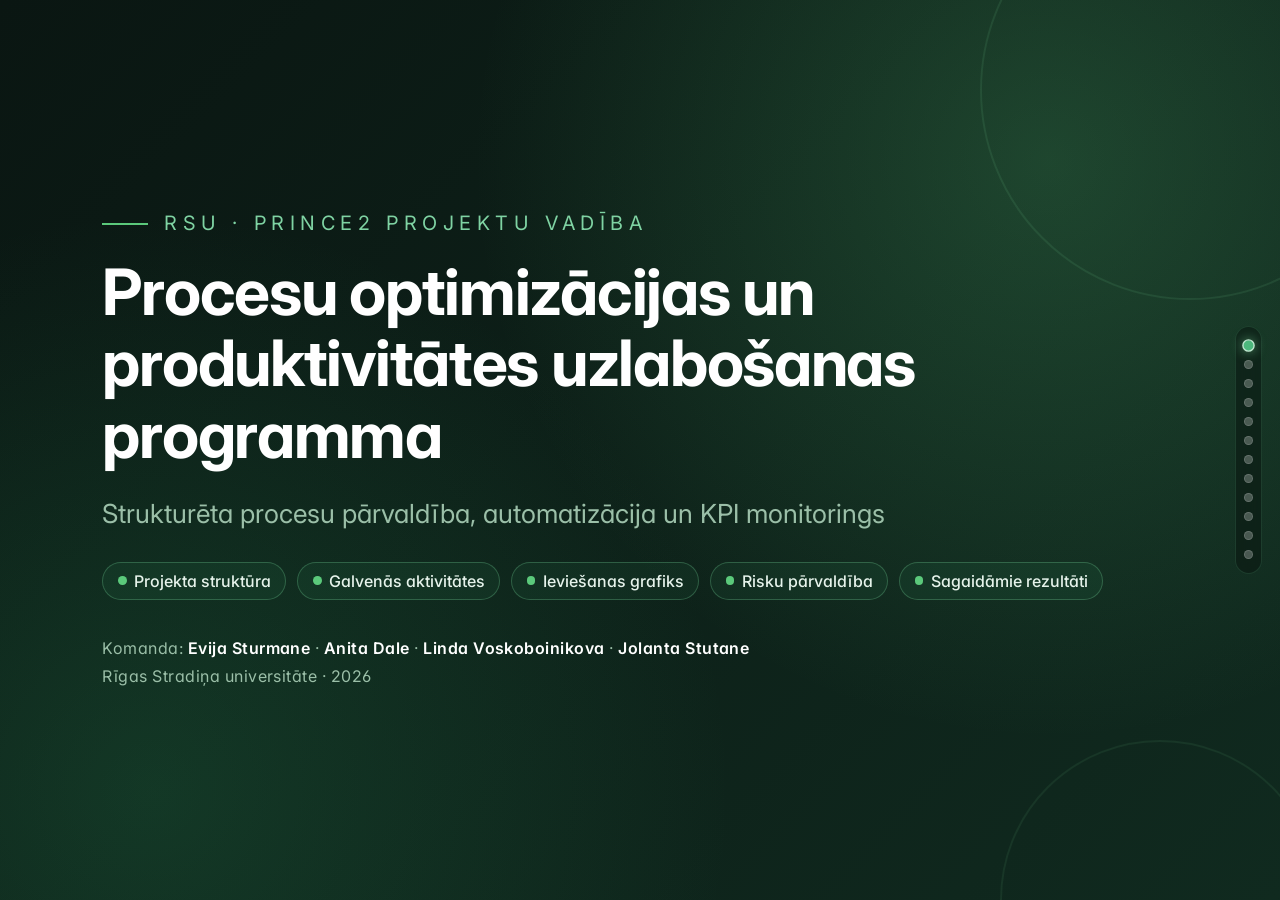
<file: index.html>
<!DOCTYPE html>
<html lang="lv">
<head>
  <meta charset="utf-8">
  <meta name="viewport" content="width=device-width, initial-scale=1">
  <title>RSU PRINCE2 — Procesu optimizācija</title>

  <link rel="preconnect" href="https://fonts.googleapis.com">
  <link rel="preconnect" href="https://fonts.gstatic.com" crossorigin>
  <link rel="stylesheet" href="https://fonts.googleapis.com/css2?family=Inter:wght@400;500;600;700&display=swap">

  <link rel="stylesheet" href="css/theme.css">
</head>
<body>
<main class="deck">

  <!-- ============ 1. TITLA / IEVADS ============ -->
  <section class="slide dark-slide title-section" id="s1">
    <div class="title-slide">
      <div class="eyebrow">RSU · PRINCE2 projektu vadība</div>
      <h1>Procesu optimizācijas un produktivitātes uzlabošanas programma</h1>
      <div class="subtitle">Strukturēta procesu pārvaldība, automatizācija un KPI monitorings</div>
      <div class="agenda">
        <span class="ag-item"><i class="ag-dot"></i>Projekta struktūra</span>
        <span class="ag-item"><i class="ag-dot"></i>Galvenās aktivitātes</span>
        <span class="ag-item"><i class="ag-dot"></i>Ieviešanas grafiks</span>
        <span class="ag-item"><i class="ag-dot"></i>Risku pārvaldība</span>
        <span class="ag-item"><i class="ag-dot"></i>Sagaidāmie rezultāti</span>
      </div>
      <div class="meta">
        Komanda: <b>Evija Sturmane</b> · <b>Anita Dale</b> · <b>Linda Voskoboinikova</b> · <b>Jolanta Stutane</b><br>
        Rīgas Stradiņa universitāte · 2026
      </div>
    </div>
  </section>

  <!-- ============ 2. PROJEKTA PROBLĒMA UN MĒRĶIS ============ -->
  <section class="slide" id="s2">
    <h2 class="slide-title"><span class="chip">2</span>Projekta problēma un mērķis</h2>
    <div class="pm-grid">
      <div class="pm-problems">
        <div class="pm-head"><span class="pm-cap">Identificētās problēmas</span></div>
        <div class="pm-item"><span class="pm-n">1</span>Pieaugošas darbaspēka izmaksas</div>
        <div class="pm-item"><span class="pm-n">2</span>Liels manuālo darbību apjoms</div>
        <div class="pm-item"><span class="pm-n">3</span>Procesu dublēšanās</div>
        <div class="pm-item"><span class="pm-n">4</span>Nepietiekama KPI uzraudzība</div>
        <div class="pm-item"><span class="pm-n">5</span>Zema procesu efektivitāte</div>
      </div>
      <div class="pm-arrow">▶</div>
      <div class="pm-goal">
        <div class="pm-cap">Galvenais mērķis</div>
        <div class="pm-goal-txt">
          Izveidot <b>standartizētu, efektīvu un datos balstītu</b> procesu vidi ar augstāku produktivitāti un zemākām izmaksām līdz 2027. gada jūlijam.
        </div>
        <div class="pm-prog">
          <div class="pm-prog-cap">Programma</div>
          <div class="pm-prog-txt">Darbinieku produktivitātes un procesu optimizācijas programma</div>
        </div>
      </div>
    </div>
  </section>

  <!-- ============ 3. PRINCE2 PIEEJA PROJEKTAM ============ -->
  <section class="slide" id="s3">
    <h2 class="slide-title"><span class="chip">3</span>PRINCE2 pieeja projektam</h2>
    <div class="prince-grid">
      <div class="prince-why">
        <div class="pw-head">Kāpēc PRINCE2?</div>
        <div class="pw-item"><span class="pw-ic">◆</span>Strukturēta projektu vadība</div>
        <div class="pw-item"><span class="pw-ic">◆</span>Skaidra posmu (stage) kontrole</div>
        <div class="pw-item"><span class="pw-ic">◆</span>Sistemātiska risku pārvaldība</div>
        <div class="pw-item"><span class="pw-ic">◆</span>Precīzi definēti deliverable rezultāti</div>
      </div>
      <div class="prince-stages">
        <div class="ps-head">Pieci galvenie posmi</div>
        <div class="ps-stage"><span class="ps-num">P1_1</span><span class="ps-name">Esošo procesu analīze</span></div>
        <div class="ps-stage"><span class="ps-num">P1_2</span><span class="ps-name">Neefektīvo procesu identificēšana</span></div>
        <div class="ps-stage"><span class="ps-num">P1_3</span><span class="ps-name">Manuālo darbību samazināšanas plāns</span></div>
        <div class="ps-stage"><span class="ps-num">P1_4</span><span class="ps-name">Standartizētu procesu izstrāde</span></div>
        <div class="ps-stage"><span class="ps-num">P1_5</span><span class="ps-name">KPI un efektivitātes metriku definēšana</span></div>
      </div>
    </div>
  </section>

  <!-- ============ 4. P1_1 ESOŠO PROCESU ANALĪZE ============ -->
  <section class="slide" id="s4">
    <h2 class="slide-title"><span class="chip">4</span>P1_1 · Esošo procesu analīze</h2>
    <div class="phase">
      <div class="ph-hero">
        <div class="ph-tag">P1_1</div>
        <div class="ph-name">Esošās situācijas (As-Is) izvērtēšana</div>
        <div class="ph-desc">Šis posms ir pamats visai programmai — bez precīzas esošo procesu kartēšanas nav iespējams kvalitatīvi tos optimizēt.</div>
      </div>
      <div class="ph-deliv">
        <div class="ph-deliv-head">Galvenie rezultāti</div>
        <div class="ph-list">
          <div class="ph-item"><span class="ph-n">1</span>Kritisko biznesa procesu saraksts</div>
          <div class="ph-item"><span class="ph-n">2</span>Iesaistīto lomu un atbildību matrica</div>
          <div class="ph-item"><span class="ph-n">3</span>As-Is procesu diagrammas</div>
          <div class="ph-item"><span class="ph-n">4</span>Izmantoto sistēmu un rīku inventarizācija</div>
          <div class="ph-item"><span class="ph-n">5</span>Esošo KPI un izpildes laiku analīze</div>
        </div>
      </div>
    </div>
  </section>

  <!-- ============ 5. P1_2 NEEFEKTĪVO PROCESU IDENTIFICĒŠANA ============ -->
  <section class="slide" id="s5">
    <h2 class="slide-title"><span class="chip">5</span>P1_2 · Neefektīvo procesu identificēšana</h2>
    <div class="phase">
      <div class="ph-hero">
        <div class="ph-tag">P1_2</div>
        <div class="ph-name">Kur rodas lielākie laika un resursu zudumi?</div>
        <div class="ph-desc">Pēc esošās situācijas analīzes nosakām konkrētus neefektivitātes punktus, kas kalpos par pamatu optimizācijas prioritātēm.</div>
      </div>
      <div class="ph-deliv">
        <div class="ph-deliv-head">Galvenie rezultāti</div>
        <div class="ph-list">
          <div class="ph-item"><span class="ph-n">1</span>Procesu izpildes laiku ziņojums</div>
          <div class="ph-item"><span class="ph-n">2</span>Manuālo darbību identificēšana</div>
          <div class="ph-item"><span class="ph-n">3</span>Procesu dublēšanās un pārklāšanās matrica</div>
          <div class="ph-item"><span class="ph-n">4</span>Kļūdu un incidentu analīze</div>
          <div class="ph-item"><span class="ph-n">5</span>“Bottleneck” punktu ziņojums</div>
        </div>
      </div>
    </div>
  </section>

  <!-- ============ 6. P1_3 MANUĀLO DARBĪBU SAMAZINĀŠANAS PLĀNS ============ -->
  <section class="slide" id="s6">
    <h2 class="slide-title"><span class="chip">6</span>P1_3 · Manuālo darbību samazināšanas plāns</h2>
    <div class="phase">
      <div class="ph-hero">
        <div class="ph-tag">P1_3</div>
        <div class="ph-name">Automatizācijas un efektivitātes ceļa karte</div>
        <div class="ph-desc">Mērķis ir samazināt manuālo darbu un paātrināt procesu izpildi, izvēloties tehnoloģiski un finansiāli pamatotus risinājumus.</div>
      </div>
      <div class="ph-deliv">
        <div class="ph-deliv-head">Galvenie rezultāti</div>
        <div class="ph-list">
          <div class="ph-item"><span class="ph-n">1</span>Automatizējamo procesu saraksts</div>
          <div class="ph-item"><span class="ph-n">2</span>Automatizācijas prioritāšu matrica</div>
          <div class="ph-item"><span class="ph-n">3</span>Tehnoloģisko risinājumu izvērtējums</div>
          <div class="ph-item"><span class="ph-n">4</span>Automatizācijas ceļa karte (roadmap)</div>
          <div class="ph-item"><span class="ph-n">5</span>Sagaidāmo efektivitātes ieguvumu aprēķins</div>
        </div>
      </div>
    </div>
  </section>

  <!-- ============ 7. P1_4 STANDARTIZĒTU PROCESU IZSTRĀDE ============ -->
  <section class="slide" id="s7">
    <h2 class="slide-title"><span class="chip">7</span>P1_4 · Standartizētu procesu izstrāde</h2>
    <div class="phase">
      <div class="ph-hero">
        <div class="ph-tag">P1_4</div>
        <div class="ph-name">Nākotnes (To-Be) procesu modeļi</div>
        <div class="ph-desc">Standartizācija nodrošina vienotu darba pieeju visā organizācijā, samazina kļūdu risku un atvieglo turpmāku procesu uzraudzību.</div>
      </div>
      <div class="ph-deliv">
        <div class="ph-deliv-head">Galvenie rezultāti</div>
        <div class="ph-list">
          <div class="ph-item"><span class="ph-n">1</span>Optimizētie procesu modeļi (To-Be)</div>
          <div class="ph-item"><span class="ph-n">2</span>Atbildību un lomu matrica (RACI)</div>
          <div class="ph-item"><span class="ph-n">3</span>Kontroles punktu un pārbaudes katalogs</div>
          <div class="ph-item"><span class="ph-n">4</span>Procesu eskalācijas kārtības apraksts</div>
          <div class="ph-item"><span class="ph-n">5</span>Procesu dokumentācijas pakotne</div>
        </div>
      </div>
    </div>
  </section>

  <!-- ============ 8. P1_5 KPI UN EFEKTIVITĀTES METRIKU DEFINĒŠANA ============ -->
  <section class="slide" id="s8">
    <h2 class="slide-title"><span class="chip">8</span>P1_5 · KPI un efektivitātes metriku definēšana</h2>
    <div class="phase">
      <div class="ph-hero">
        <div class="ph-tag">P1_5</div>
        <div class="ph-name">Datos balstīta procesu uzraudzība</div>
        <div class="ph-desc">KPI sistēma ļauj organizācijai pieņemt datos balstītus lēmumus un reāllaikā monitorēt procesu efektivitāti.</div>
      </div>
      <div class="ph-deliv">
        <div class="ph-deliv-head">Galvenie rezultāti</div>
        <div class="ph-list">
          <div class="ph-item"><span class="ph-n">1</span>Produktivitātes KPI katalogs</div>
          <div class="ph-item"><span class="ph-n">2</span>Kvalitātes KPI definīciju dokuments</div>
          <div class="ph-item"><span class="ph-n">3</span>Izmaksu samazināšanas KPI pārskats</div>
          <div class="ph-item"><span class="ph-n">4</span>KPI monitoringa dashboard prototips</div>
          <div class="ph-item"><span class="ph-n">5</span>KPI uzraudzības cikla metodoloģija</div>
        </div>
      </div>
    </div>
  </section>

  <!-- ============ 9. STAGE PLAN / PROJEKTA PLĀNS ============ -->
  <section class="slide" id="s9">
    <h2 class="slide-title"><span class="chip">9</span>Stage Plan — projekta ieviešanas plāns</h2>
    <div class="sched-card">
      <table class="schedule">
        <thead>
          <tr>
            <th style="width:8%">Produkts</th><th>Aktivitāte</th><th style="width:8%">Sākums</th>
            <th style="width:8%">Beigas</th><th style="width:9%">Stundas</th><th style="width:11%">Izmaksas (€)</th><th style="width:10%">Atbildīgais</th>
          </tr>
        </thead>
        <tbody>
          <tr><td class="tag">P1_1</td><td>Kritisko biznesa procesu saraksts</td><td>01.06</td><td>03.06</td><td class="num">16</td><td class="num">800</td><td>BA</td></tr>
          <tr><td class="tag">P1_1</td><td>Lomu un atbildību matrica</td><td>02.06</td><td>05.06</td><td class="num">12</td><td class="num">600</td><td>HR</td></tr>
          <tr><td class="tag">P1_1</td><td>As-Is procesu diagrammas</td><td>04.06</td><td>08.06</td><td class="num">20</td><td class="num">1 000</td><td>PA</td></tr>
          <tr><td class="tag">P1_1</td><td>Sistēmu inventarizācija</td><td>07.06</td><td>10.06</td><td class="num">12</td><td class="num">600</td><td>IT</td></tr>
          <tr><td class="tag">P1_1</td><td>KPI analīzes atskaite</td><td>10.06</td><td>14.06</td><td class="num">20</td><td class="num">1 000</td><td>DA</td></tr>
          <tr><td class="tag">P1_2</td><td>Procesu izpildes laiku analīze</td><td>15.06</td><td>22.06</td><td class="num">36</td><td class="num">1 800</td><td>PL</td></tr>
          <tr><td class="tag">P1_2</td><td>Dublēšanās matrica + Bottleneck ziņojums</td><td>23.06</td><td>30.06</td><td class="num">40</td><td class="num">2 000</td><td>PL</td></tr>
          <tr><td class="tag">P1_3</td><td>Automatizācija — saraksts, prioritātes, tehnoloģijas</td><td>01.07</td><td>15.07</td><td class="num">68</td><td class="num">4 100</td><td>AL · IT</td></tr>
          <tr><td class="tag">P1_3</td><td>Ieviešanas roadmap</td><td>16.07</td><td>20.07</td><td class="num">32</td><td class="num">2 000</td><td>PM</td></tr>
          <tr><td class="tag">P1_4</td><td>To-Be modeļi + RACI</td><td>21.07</td><td>04.08</td><td class="num">52</td><td class="num">3 000</td><td>PA · CL</td></tr>
          <tr><td class="tag">P1_4</td><td>Kontroles punkti + instrukciju pakotne</td><td>05.08</td><td>15.08</td><td class="num">40</td><td class="num">2 000</td><td>Risk · Ops</td></tr>
          <tr><td class="tag">P1_5</td><td>Produktivitātes + kvalitātes KPI</td><td>16.08</td><td>22.08</td><td class="num">32</td><td class="num">1 600</td><td>DA · QL</td></tr>
          <tr><td class="tag">P1_5</td><td>Dashboard prototips</td><td>23.08</td><td>30.08</td><td class="num">32</td><td class="num">2 000</td><td>BI</td></tr>
          <tr class="total"><td colspan="4">Kopā · P1 posms</td><td class="num">412</td><td class="num">22 500</td><td></td></tr>
        </tbody>
      </table>
    </div>
    <div class="schedule-legend">
      <strong>Lomas:</strong> BA biznesa analītiķis · HR personāls · PA procesu analītiķis · IT IT spec. · DA datu analītiķis · PL procesu līderis · AL automatizācijas līderis · PM proj. vadītājs · CL atbilstības līderis · Risk risku pārstāvis · Ops operācijas · QL kvalitātes līderis · BI BI izstrādātājs
    </div>
  </section>

  <!-- ============ 10. RISKU NOVĒRTĒJUMS ============ -->
  <section class="slide" id="s10">
    <h2 class="slide-title"><span class="chip">10</span>Risku novērtējums</h2>
    <div class="risk-grid">
      <div class="risk-card threat">
        <div class="rc-head"><span class="badge badge-threat">Draudi</span><span class="rc-wp">P1_4 · Darbinieku pretestība</span></div>
        <div class="rc-desc">Pretestība jaunajiem procesiem, īpaši nodaļās ar augstu darba stāžu, var aizkavēt ieviešanu.</div>
        <div class="rc-metrics">
          <div class="pill lv-high"><span class="pl">Varbūtība</span><span class="pv">Augsta</span></div>
          <div class="pill lv-med"><span class="pl">Ietekme</span><span class="pv">Vidēja</span></div>
          <div class="pill lv-high"><span class="pl">Ekspozīcija</span><span class="pv">12 · 16k €</span></div>
        </div>
        <div class="rc-resp"><b>Mazināt:</b> galvenos darbiniekus iesaistīt darba grupās; vadītāju atbalsts; apmācības pirms ieviešanas.</div>
      </div>

      <div class="risk-card threat">
        <div class="rc-head"><span class="badge badge-threat">Draudi</span><span class="rc-wp">P1_3 · Sistēmu integrācija</span></div>
        <div class="rc-desc">Automatizācijas risinājumi (RPA, API) nav tehniski realizējami esošajā IT arhitektūrā.</div>
        <div class="rc-metrics">
          <div class="pill lv-med"><span class="pl">Varbūtība</span><span class="pv">Vidēja</span></div>
          <div class="pill lv-high"><span class="pl">Ietekme</span><span class="pv">Augsta</span></div>
          <div class="pill lv-high"><span class="pl">Ekspozīcija</span><span class="pv">12 · 18k €</span></div>
        </div>
        <div class="rc-resp"><b>Mazināt:</b> IT arhitektūra iesaistīta jau plānošanā; tehniska priekšizpēte; rezerves varianti.</div>
      </div>

      <div class="risk-card threat">
        <div class="rc-head"><span class="badge badge-threat">Draudi</span><span class="rc-wp">P1_5 · KPI datu kvalitāte</span></div>
        <div class="rc-desc">Definētie KPI nav izmērāmi ar esošajiem rīkiem — dashboard paliek prototipa līmenī.</div>
        <div class="rc-metrics">
          <div class="pill lv-med"><span class="pl">Varbūtība</span><span class="pv">Vidēja</span></div>
          <div class="pill lv-high"><span class="pl">Ietekme</span><span class="pv">Augsta</span></div>
          <div class="pill lv-high"><span class="pl">Ekspozīcija</span><span class="pv">12 · 12k €</span></div>
        </div>
        <div class="rc-resp"><b>Novērst:</b> katru KPI pārbaudīt pret datu avotiem; iekļaut “nākotnes metrikas” ar datu uzlabošanas plānu.</div>
      </div>

      <div class="risk-card threat">
        <div class="rc-head"><span class="badge badge-threat">Draudi</span><span class="rc-wp">Vispārējs · Budžeta pieaugums</span></div>
        <div class="rc-desc">Nepietiekams vadības atbalsts vai paplašināts tvērums var izraisīt budžeta pārtēriņu.</div>
        <div class="rc-metrics">
          <div class="pill lv-med"><span class="pl">Varbūtība</span><span class="pv">Vidēja</span></div>
          <div class="pill lv-med"><span class="pl">Ietekme</span><span class="pv">Vidēja</span></div>
          <div class="pill lv-med"><span class="pl">Ekspozīcija</span><span class="pv">9 · 9k €</span></div>
        </div>
        <div class="rc-resp"><b>Mazināt:</b> stage gates pēc katra posma; sponsora apstiprinājums tvēruma izmaiņām; rezerves 10 %.</div>
      </div>

      <div class="risk-card opp">
        <div class="rc-head"><span class="badge badge-opp">Iespēja</span><span class="rc-wp">P1_1 · Papildu atklājumi</span></div>
        <div class="rc-desc">Kartēšanas laikā var atklāties papildu ietaupījumu avoti ārpus sākotnējā tvēruma.</div>
        <div class="rc-metrics">
          <div class="pill lv-med"><span class="pl">Varbūtība</span><span class="pv">Vidēja</span></div>
          <div class="pill lv-med"><span class="pl">Ietekme</span><span class="pv">Vidēja+</span></div>
          <div class="pill lv-med"><span class="pl">Ekspozīcija</span><span class="pv">9 · 15k €</span></div>
        </div>
        <div class="rc-resp"><b>Izmantot:</b> reģistrs ārpus tvēruma atklājumiem → nodod P2 programmai; informēt vadību starpziņojumā.</div>
      </div>

      <div class="risk-card info">
        <div class="rc-head"><span class="badge badge-info">Skala</span><span class="rc-wp">Aprēķina metodika</span></div>
        <div class="rc-desc">
          <b>Riska ekspozīcija</b> = Varbūtība × Ietekme (1–5) jeb sagaidāmā naudas vērtība (€).
          Visi P1 draudi atrodas vidējā–augstā zonā un tiek aktīvi pārvaldīti ar stage gates.
        </div>
      </div>
    </div>
  </section>

  <!-- ============ 11. PROCESU OPTIMIZĀCIJAS PIEMĒRS (DARK) ============ -->
  <section class="slide dark-slide" id="s11">
    <h2 class="slide-title dark"><span class="chip dark">11</span>Procesu optimizācijas piemērs</h2>

    <div class="flow-diagram">
      <div class="fd-group">
        <div class="fd-card start">
          <svg class="fd-ic" viewBox="0 0 24 24" fill="none" stroke="currentColor" stroke-width="1.7" stroke-linecap="round" stroke-linejoin="round">
            <circle cx="12" cy="12" r="9"/><circle cx="12" cy="12" r="5"/><circle cx="12" cy="12" r="1.5" fill="currentColor"/>
          </svg>
          <div class="fd-txt">Projekta uzsākšanas lēmums</div>
        </div>
      </div>

      <div class="fd-arrow">→</div>

      <div class="fd-group">
        <div class="fd-card">
          <svg class="fd-ic" viewBox="0 0 24 24" fill="none" stroke="currentColor" stroke-width="1.7" stroke-linecap="round" stroke-linejoin="round">
            <circle cx="12" cy="12" r="3"/>
            <path d="M19.4 15a1.65 1.65 0 0 0 .33 1.82l.06.06a2 2 0 1 1-2.83 2.83l-.06-.06a1.65 1.65 0 0 0-1.82-.33 1.65 1.65 0 0 0-1 1.51V21a2 2 0 1 1-4 0v-.09a1.65 1.65 0 0 0-1-1.51 1.65 1.65 0 0 0-1.82.33l-.06.06a2 2 0 1 1-2.83-2.83l.06-.06a1.65 1.65 0 0 0 .33-1.82 1.65 1.65 0 0 0-1.51-1H3a2 2 0 1 1 0-4h.09a1.65 1.65 0 0 0 1.51-1 1.65 1.65 0 0 0-.33-1.82l-.06-.06a2 2 0 1 1 2.83-2.83l.06.06a1.65 1.65 0 0 0 1.82.33h0a1.65 1.65 0 0 0 1-1.51V3a2 2 0 1 1 4 0v.09a1.65 1.65 0 0 0 1 1.51 1.65 1.65 0 0 0 1.82-.33l.06-.06a2 2 0 1 1 2.83 2.83l-.06.06a1.65 1.65 0 0 0-.33 1.82v0a1.65 1.65 0 0 0 1.51 1H21a2 2 0 1 1 0 4h-.09a1.65 1.65 0 0 0-1.51 1z"/>
          </svg>
          <div class="fd-txt">Darba procesu optimizācijas programma</div>
        </div>
      </div>

      <div class="fd-arrow">→</div>

      <div class="fd-group stack">
        <div class="fd-card phase">
          <svg class="fd-ic" viewBox="0 0 24 24" fill="none" stroke="currentColor" stroke-width="1.7" stroke-linecap="round" stroke-linejoin="round">
            <line x1="12" y1="20" x2="12" y2="10"/><line x1="18" y1="20" x2="18" y2="4"/><line x1="6" y1="20" x2="6" y2="16"/>
          </svg>
          <div>
            <div class="fd-tag">P1_1</div>
            <div class="fd-txt">Esošo procesu analīze</div>
          </div>
        </div>
        <div class="fd-card phase">
          <svg class="fd-ic" viewBox="0 0 24 24" fill="none" stroke="currentColor" stroke-width="1.7" stroke-linecap="round" stroke-linejoin="round">
            <circle cx="11" cy="11" r="7"/><line x1="21" y1="21" x2="16.65" y2="16.65"/>
          </svg>
          <div>
            <div class="fd-tag">P1_2</div>
            <div class="fd-txt">Neefektīvo procesu identificēšana</div>
          </div>
        </div>
      </div>

      <div class="fd-arrow">→</div>

      <div class="fd-group stack three">
        <div class="fd-card phase">
          <svg class="fd-ic" viewBox="0 0 24 24" fill="none" stroke="currentColor" stroke-width="1.7" stroke-linecap="round" stroke-linejoin="round">
            <path d="M17 21v-2a4 4 0 0 0-4-4H5a4 4 0 0 0-4 4v2"/><circle cx="9" cy="7" r="4"/>
            <path d="M23 21v-2a4 4 0 0 0-3-3.87"/><path d="M16 3.13a4 4 0 0 1 0 7.75"/>
          </svg>
          <div>
            <div class="fd-tag">P1_3</div>
            <div class="fd-txt">Manuālo darbību samazināšanas plāns</div>
          </div>
        </div>
        <div class="fd-card phase">
          <svg class="fd-ic" viewBox="0 0 24 24" fill="none" stroke="currentColor" stroke-width="1.7" stroke-linecap="round" stroke-linejoin="round">
            <path d="M14 2H6a2 2 0 0 0-2 2v16a2 2 0 0 0 2 2h12a2 2 0 0 0 2-2V8z"/><polyline points="14 2 14 8 20 8"/>
            <line x1="8" y1="13" x2="16" y2="13"/><line x1="8" y1="17" x2="16" y2="17"/>
          </svg>
          <div>
            <div class="fd-tag">P1_4</div>
            <div class="fd-txt">Standartizētu procesu izstrāde</div>
          </div>
        </div>
        <div class="fd-card phase">
          <svg class="fd-ic" viewBox="0 0 24 24" fill="none" stroke="currentColor" stroke-width="1.7" stroke-linecap="round" stroke-linejoin="round">
            <path d="M12 14l3.5-3.5"/><path d="M3 12a9 9 0 0 1 18 0"/><circle cx="12" cy="14" r="1.5" fill="currentColor"/>
          </svg>
          <div>
            <div class="fd-tag">P1_5</div>
            <div class="fd-txt">KPI un efektivitātes metriku definēšana</div>
          </div>
        </div>
      </div>

      <div class="fd-arrow">→</div>

      <div class="fd-group">
        <div class="fd-card end">
          <svg class="fd-ic" viewBox="0 0 24 24" fill="none" stroke="currentColor" stroke-width="1.7" stroke-linecap="round" stroke-linejoin="round">
            <polyline points="3 17 9 11 13 15 21 7"/><polyline points="14 7 21 7 21 14"/>
          </svg>
          <div class="fd-txt">Optimizēta un standartizēta procesu vide ar paaugstinātu produktivitāti un samazinātām izmaksām</div>
        </div>
      </div>
    </div>

    <div class="gantt-block">
      <div class="gantt-title">Ieviešanas grafiks</div>
      <div class="gantt">
        <div class="gantt-head">
          <div class="g-label">Aktivitāte</div>
          <div class="g-month">1. mēn.</div>
          <div class="g-month">2. mēn.</div>
          <div class="g-month">3. mēn.</div>
          <div class="g-month">4. mēn.</div>
          <div class="g-month">5. mēn.</div>
          <div class="g-month">6. mēn.</div>
          <div class="g-month">7. mēn.</div>
          <div class="g-month">8. mēn.</div>
          <div class="g-end-spacer"></div>
        </div>
        <div class="gantt-row">
          <div class="g-label">Projekta uzsākšana</div>
          <div class="g-track"><div class="g-bar accent" style="--s:1;--e:2">Lēmums</div></div>
        </div>
        <div class="gantt-row">
          <div class="g-label">P1_1 · Esošo procesu analīze</div>
          <div class="g-track"><div class="g-bar" style="--s:2;--e:3">Esošo procesu analīze</div></div>
        </div>
        <div class="gantt-row">
          <div class="g-label">P1_2 · Neefektīvo procesu identificēšana</div>
          <div class="g-track"><div class="g-bar" style="--s:3;--e:4">Neefektīvo procesu identificēšana</div></div>
        </div>
        <div class="gantt-row">
          <div class="g-label">P1_3 · Manuālo darbu samazināšanas plāns</div>
          <div class="g-track"><div class="g-bar" style="--s:4;--e:5">Manuālo darbu samazināšanas plāns</div></div>
        </div>
        <div class="gantt-row">
          <div class="g-label">P1_4 · Standartizētu procesu izstrāde</div>
          <div class="g-track"><div class="g-bar" style="--s:5;--e:7">Standartizētu procesu izstrāde</div></div>
        </div>
        <div class="gantt-row">
          <div class="g-label">P1_5 · KPI un efektivitātes metriku definēšana</div>
          <div class="g-track">
            <div class="g-bar" style="--s:7;--e:9">KPI un efektivitātes metriku definēšana</div>
            <div class="g-milestone">◆ Rezultāts</div>
          </div>
        </div>
      </div>
    </div>
  </section>

  <!-- ============ 12. NOSLĒGUMS (DARK) ============ -->
  <section class="slide dark-slide closing" id="s12">
    <div class="closing-inner">
      <div class="closing-eyebrow">Noslēgums</div>
      <h2 class="closing-h">Procesu optimizācija nav tikai tehnoloģiju ieviešana.</h2>
      <div class="closing-sub">Tas ir strukturēts pārmaiņu vadības process, kas apvieno četras dimensijas.</div>

      <div class="closing-pillars">
        <div class="cp"><div class="cp-i">👥</div><div class="cp-t">Cilvēki</div></div>
        <div class="cp"><div class="cp-i">⚙</div><div class="cp-t">Procesi</div></div>
        <div class="cp"><div class="cp-i">⌬</div><div class="cp-t">Tehnoloģijas</div></div>
        <div class="cp"><div class="cp-i">∎</div><div class="cp-t">Datu analītika</div></div>
      </div>

      <div class="closing-outcome">
        PRINCE2 metodoloģija nodrošina <b>kontrolētu ieviešanu</b>, <b>samazinātus riskus</b> un <b>izmērāmus biznesa rezultātus</b>.
      </div>

      <div class="closing-thanks">Paldies par uzmanību!</div>
    </div>
  </section>

</main>

<nav class="dot-nav" aria-label="Slaidu navigācija">
  <a href="#s1" class="dot" title="1. Ievads"></a>
  <a href="#s2" class="dot" title="2. Problēma un mērķis"></a>
  <a href="#s3" class="dot" title="3. PRINCE2 pieeja"></a>
  <a href="#s4" class="dot" title="4. P1_1"></a>
  <a href="#s5" class="dot" title="5. P1_2"></a>
  <a href="#s6" class="dot" title="6. P1_3"></a>
  <a href="#s7" class="dot" title="7. P1_4"></a>
  <a href="#s8" class="dot" title="8. P1_5"></a>
  <a href="#s9" class="dot" title="9. Stage Plan"></a>
  <a href="#s10" class="dot" title="10. Riski"></a>
  <a href="#s11" class="dot" title="11. Optimizācijas piemērs"></a>
  <a href="#s12" class="dot" title="12. Noslēgums"></a>
</nav>

<script src="js/main.js"></script>
</body>
</html>
</file>
<file: css/theme.css>
/* ============================================================
   RSU PRINCE2 — Procesu optimizācija
   Zaļā tēma · v5 — vertikāli ritināma pilnekrāna prezentācija
   ============================================================ */

:root {
  /* Light palette */
  --green-900: #0c2f22;
  --green-800: #14442f;
  --green-700: #1b5e3b;
  --green-600: #237a4b;
  --green-500: #2e9e60;
  --green-400: #4cb87c;
  --green-300: #7fd3a3;
  --green-200: #bfe6cf;
  --green-100: #e7f5ec;
  --green-050: #f3faf5;

  --gray-700: #4f5b54;
  --gray-400: #aab4ad;
  --gray-300: #d6ddd8;
  --gray-100: #f1f4f2;

  --red-600: #b3322b;
  --red-200: #f0c4c0;
  --red-100: #fcebe9;

  --amber-700: #9a6b08;
  --amber-200: #f0dba5;
  --amber-100: #fdf4dd;

  --ink: #16241d;
  --paper: #ffffff;

  /* Dark palette (slides 1, 11, 12) */
  --d-bg: #0a1612;
  --d-bg-2: #0e1f18;
  --d-card: rgba(74, 222, 128, 0.06);
  --d-card-hi: rgba(74, 222, 128, 0.12);
  --d-border: rgba(124, 220, 158, 0.28);
  --d-border-hi: rgba(124, 220, 158, 0.5);
  --d-accent: #5BC97B;
  --d-accent-2: #7fd3a3;
  --d-text: #e6f3eb;
  --d-text-muted: #9bbfa8;

  --shadow-sm: 0 1px 3px rgba(12, 47, 34, .08);
  --shadow-md: 0 8px 26px rgba(12, 47, 34, .13);
  --shadow-lg: 0 16px 40px rgba(12, 47, 34, .18);
  --radius: 16px;
}

/* ============================================================
   Base — viewport-sized slides with scroll-snap
   ============================================================ */
*, *::before, *::after { box-sizing: border-box; }

html, body {
  margin: 0;
  padding: 0;
  height: 100%;
  background: var(--d-bg);
  color: var(--ink);
  font-family: "Inter", "Segoe UI", system-ui, sans-serif;
  font-feature-settings: "cv11", "ss01";
  -webkit-font-smoothing: antialiased;
  overflow: hidden;
}

.deck {
  height: 100vh;
  overflow-y: scroll;
  scroll-snap-type: y mandatory;
  scroll-behavior: smooth;
  scrollbar-width: thin;
  scrollbar-color: var(--green-500) transparent;
}
.deck::-webkit-scrollbar { width: 8px; }
.deck::-webkit-scrollbar-track { background: transparent; }
.deck::-webkit-scrollbar-thumb {
  background: var(--green-500);
  border-radius: 4px;
}

.slide {
  width: 100vw;
  height: 100vh;
  scroll-snap-align: start;
  scroll-snap-stop: always;
  padding: 3.2vh 4vw 4vh;
  display: flex;
  flex-direction: column;
  overflow: hidden;
  position: relative;

  /* Scaling font for inner content. ~32px at 1280x720, scales with viewport. */
  font-size: min(2.5vw, 4.4vh);
  line-height: 1.4;
  color: var(--ink);

  background:
    radial-gradient(circle at 88% 6%, var(--green-100) 0, transparent 34%),
    radial-gradient(circle at 3% 98%, var(--green-050) 0, transparent 30%),
    var(--paper);
}

/* Dark slides */
.slide.dark-slide {
  color: var(--d-text);
  background:
    radial-gradient(circle at 12% 8%, rgba(91,201,123,.10) 0, transparent 35%),
    radial-gradient(circle at 92% 92%, rgba(91,201,123,.08) 0, transparent 35%),
    var(--d-bg);
}

/* ============================================================
   Typography
   ============================================================ */
h1, h2, h3 {
  color: var(--green-800);
  font-weight: 700;
  letter-spacing: -.02em;
  text-transform: none;
  margin: 0 0 .4em;
  line-height: 1.12;
}
h1 { font-size: 1.95em; }
h2 { font-size: 1.18em; }
p, li { line-height: 1.45; }

/* Section title with number chip + accent underline */
.slide-title {
  display: flex;
  align-items: center;
  gap: .55em;
  padding-bottom: .32em;
  margin-bottom: .65em;
  position: relative;
  flex: 0 0 auto;
}
.slide-title::after {
  content: "";
  position: absolute;
  left: 0; bottom: 0;
  width: 100%; height: 4px;
  border-radius: 4px;
  background: linear-gradient(90deg, var(--green-500), var(--green-200) 60%, transparent);
}
.slide-title .chip {
  flex: 0 0 auto;
  display: inline-flex;
  align-items: center;
  justify-content: center;
  width: 1.55em; height: 1.55em;
  border-radius: 12px;
  background: linear-gradient(145deg, var(--green-500), var(--green-800));
  color: #fff;
  font-size: .72em;
  font-weight: 700;
  box-shadow: var(--shadow-sm);
}
.slide-title.dark { color: #fff; }
.slide-title.dark::after {
  background: linear-gradient(90deg, var(--d-accent), rgba(91,201,123,.2) 60%, transparent);
}
.slide-title.dark .chip {
  background: linear-gradient(145deg, var(--d-accent), #2f7d4d);
  color: #fff;
}

.dark-slide h2, .dark-slide h3 { color: #fff; }

/* ============================================================
   Dot navigation (fixed on right side)
   ============================================================ */
.dot-nav {
  position: fixed;
  top: 50%;
  right: 18px;
  transform: translateY(-50%);
  display: flex;
  flex-direction: column;
  gap: 10px;
  z-index: 100;
  padding: 14px 8px;
  background: rgba(10, 22, 18, .55);
  backdrop-filter: blur(8px);
  -webkit-backdrop-filter: blur(8px);
  border-radius: 999px;
  border: 1px solid rgba(124, 220, 158, .15);
}
.dot-nav .dot {
  display: block;
  width: 9px; height: 9px;
  border-radius: 50%;
  background: rgba(255, 255, 255, .25);
  border: 1px solid rgba(255, 255, 255, .15);
  transition: background .2s, transform .2s, border-color .2s;
  cursor: pointer;
  text-decoration: none;
}
.dot-nav .dot:hover {
  background: var(--green-300);
  transform: scale(1.3);
}
.dot-nav .dot.active {
  background: var(--green-400);
  border-color: var(--green-200);
  transform: scale(1.4);
  box-shadow: 0 0 8px rgba(124, 220, 158, .6);
}

/* ============================================================
   Title slide
   ============================================================ */
.slide.title-section {
  padding: 0;
  background:
    radial-gradient(circle at 82% 18%, rgba(91,201,123,.22) 0, transparent 45%),
    radial-gradient(circle at 12% 88%, rgba(46,158,96,.20) 0, transparent 42%),
    linear-gradient(135deg, var(--d-bg) 0%, #102a1f 100%);
}
.title-slide {
  width: 100%; height: 100%;
  display: flex; flex-direction: column; justify-content: center;
  padding: 0 8vw;
  color: var(--d-text);
  overflow: hidden;
  position: relative;
}
.title-slide::before {
  content: "";
  position: absolute; right: -120px; top: -120px;
  width: 420px; height: 420px;
  border: 2px solid rgba(124,220,158,.10);
  border-radius: 50%;
}
.title-slide::after {
  content: "";
  position: absolute; right: -40px; bottom: -160px;
  width: 320px; height: 320px;
  border: 2px solid rgba(124,220,158,.08);
  border-radius: 50%;
}
.title-slide .eyebrow {
  font-size: .62em; letter-spacing: .28em; text-transform: uppercase;
  color: var(--d-accent-2); margin-bottom: .9em;
  display: flex; align-items: center; gap: .8em;
}
.title-slide .eyebrow::before {
  content: ""; width: 46px; height: 2px; background: var(--d-accent);
}
.title-slide h1 { color: #fff; font-size: 2.0em; max-width: 16em; margin-bottom: .25em; }
.title-slide .subtitle {
  font-size: .82em; color: var(--d-text-muted);
  margin-top: .35em; font-weight: 400; max-width: 30em;
}
.title-slide .agenda {
  display: flex; flex-wrap: wrap; gap: .5em .7em;
  margin-top: 1.8em; font-size: .5em;
}
.title-slide .ag-item {
  display: inline-flex; align-items: center; gap: .45em;
  padding: .45em .9em;
  border: 1px solid var(--d-border);
  border-radius: 999px;
  background: var(--d-card);
  color: var(--d-text);
  font-weight: 500;
}
.title-slide .ag-dot {
  width: .55em; height: .55em; border-radius: 50%;
  background: var(--d-accent);
  display: inline-block;
}
.title-slide .meta {
  margin-top: 2.2em; font-size: .5em; color: var(--d-text-muted);
  letter-spacing: .03em; line-height: 1.7;
}
.title-slide .meta b { color: #fff; font-weight: 600; }

/* ============================================================
   SLIDE 2 — Problēma un mērķis
   ============================================================ */
.pm-grid {
  flex: 1; min-height: 0;
  display: grid;
  grid-template-columns: 1.05fr 60px 1.4fr;
  gap: .6em;
  align-items: stretch;
}
.pm-problems {
  background: var(--paper);
  border: 1px solid var(--green-200);
  border-left: 5px solid var(--gray-400);
  border-radius: var(--radius);
  padding: .85em 1em;
  box-shadow: var(--shadow-sm);
  display: flex; flex-direction: column; gap: .35em;
}
.pm-cap {
  font-size: .42em;
  font-weight: 700;
  text-transform: uppercase;
  letter-spacing: .12em;
  color: var(--gray-700);
  margin-bottom: .25em;
  display: block;
}
.pm-item {
  position: relative;
  padding: .55em .7em .55em 2.5em;
  background: var(--gray-100);
  border-radius: 10px;
  font-size: .52em;
  line-height: 1.35;
  flex: 1;
  display: flex; align-items: center;
}
.pm-item .pm-n {
  position: absolute; left: .55em; top: 50%; transform: translateY(-50%);
  width: 1.55em; height: 1.55em;
  background: var(--gray-400); color: #fff;
  border-radius: 50%; display: flex; align-items: center; justify-content: center;
  font-weight: 700; font-size: .9em;
}
.pm-arrow {
  display: flex; align-items: center; justify-content: center;
  color: var(--green-500); font-size: 1.6em;
}
.pm-goal {
  background: linear-gradient(145deg, var(--green-700), var(--green-900));
  color: #fff;
  border-radius: var(--radius);
  padding: 1em 1.2em;
  box-shadow: var(--shadow-md);
  display: flex; flex-direction: column; justify-content: center;
}
.pm-goal .pm-cap { color: var(--green-200); }
.pm-goal-txt {
  font-size: .68em; line-height: 1.4; margin-bottom: 1em;
}
.pm-goal-txt b { color: var(--green-200); }
.pm-prog {
  border-top: 1px dashed rgba(255,255,255,.2);
  padding-top: .8em;
}
.pm-prog-cap {
  font-size: .38em; font-weight: 700;
  text-transform: uppercase; letter-spacing: .12em;
  color: var(--green-300); margin-bottom: .3em;
}
.pm-prog-txt { font-size: .54em; color: #fff; font-weight: 500; }

/* ============================================================
   SLIDE 3 — PRINCE2 pieeja
   ============================================================ */
.prince-grid {
  flex: 1; min-height: 0;
  display: grid;
  grid-template-columns: 1fr 1.3fr;
  gap: .8em;
}
.prince-why {
  background: var(--green-050);
  border: 1px solid var(--green-200);
  border-radius: var(--radius);
  padding: 1em 1.2em;
  display: flex; flex-direction: column; gap: .4em;
}
.pw-head, .ps-head {
  font-size: .58em;
  font-weight: 700;
  color: var(--green-800);
  margin-bottom: .35em;
  letter-spacing: -.01em;
}
.pw-item {
  display: flex; align-items: center; gap: .55em;
  font-size: .56em; line-height: 1.35;
  padding: .35em 0;
  flex: 1;
}
.pw-item .pw-ic {
  color: var(--green-500); font-size: 1.05em;
}
.prince-stages {
  background: var(--paper);
  border: 1px solid var(--green-200);
  border-radius: var(--radius);
  padding: 1em 1.2em;
  box-shadow: var(--shadow-sm);
  display: flex; flex-direction: column; gap: .35em;
}
.ps-stage {
  display: flex; align-items: center; gap: .8em;
  padding: .55em .8em;
  background: var(--green-050);
  border-left: 4px solid var(--green-500);
  border-radius: 8px;
  flex: 1;
}
.ps-stage .ps-num {
  flex: 0 0 auto;
  background: linear-gradient(145deg, var(--green-500), var(--green-700));
  color: #fff;
  padding: .25em .65em;
  border-radius: 6px;
  font-size: .46em; font-weight: 700;
  letter-spacing: .04em;
}
.ps-stage .ps-name {
  font-size: .54em; font-weight: 500; color: var(--ink);
}

/* ============================================================
   SLIDES 4-8 — P1_x phase slides
   ============================================================ */
.phase {
  flex: 1; min-height: 0;
  display: grid;
  grid-template-columns: 1fr 1.2fr;
  gap: .9em;
}
.ph-hero {
  background: linear-gradient(145deg, var(--green-700), var(--green-900));
  color: #fff;
  border-radius: var(--radius);
  padding: 1em 1.2em;
  box-shadow: var(--shadow-md);
  display: flex; flex-direction: column; justify-content: center;
  position: relative;
  overflow: hidden;
}
.ph-hero::after {
  content: "";
  position: absolute; right: -60px; bottom: -60px;
  width: 180px; height: 180px;
  border: 2px solid rgba(255,255,255,.08);
  border-radius: 50%;
}
.ph-tag {
  display: inline-block;
  background: rgba(255,255,255,.14);
  color: var(--green-200);
  border-radius: 6px;
  padding: .25em .7em;
  font-size: .5em; font-weight: 700;
  letter-spacing: .08em;
  margin-bottom: .8em;
  align-self: flex-start;
}
.ph-name {
  font-size: .85em; font-weight: 700;
  line-height: 1.2;
  margin-bottom: .65em;
  color: #fff;
}
.ph-desc {
  font-size: .54em; line-height: 1.45;
  color: var(--green-100);
}
.ph-deliv {
  display: flex; flex-direction: column; gap: .5em;
}
.ph-deliv-head {
  font-size: .54em;
  font-weight: 700;
  text-transform: uppercase;
  letter-spacing: .12em;
  color: var(--green-700);
  padding-bottom: .35em;
  border-bottom: 2px solid var(--green-200);
}
.ph-list {
  flex: 1;
  display: flex; flex-direction: column; gap: .35em;
}
.ph-item {
  position: relative;
  background: var(--paper);
  border: 1px solid var(--green-200);
  border-left: 4px solid var(--green-500);
  border-radius: 10px;
  padding: .6em .85em .6em 2.5em;
  font-size: .54em; line-height: 1.35;
  box-shadow: var(--shadow-sm);
  flex: 1; display: flex; align-items: center;
}
.ph-item .ph-n {
  position: absolute; left: .55em; top: 50%; transform: translateY(-50%);
  width: 1.55em; height: 1.55em;
  background: linear-gradient(145deg, var(--green-500), var(--green-700));
  color: #fff; border-radius: 50%;
  display: flex; align-items: center; justify-content: center;
  font-weight: 700; font-size: .88em;
}

/* ============================================================
   SLIDE 9 — Schedule table
   ============================================================ */
table.schedule {
  width: 100%; border-collapse: collapse; font-size: .5em;
}
table.schedule th {
  background: linear-gradient(145deg, var(--green-700), var(--green-800));
  color: #fff; font-weight: 600; padding: .6em .7em; text-align: left;
}
table.schedule td {
  border-bottom: 1px solid var(--green-200);
  padding: .45em .7em; vertical-align: middle;
}
table.schedule tbody tr:nth-child(even) td { background: var(--green-050); }
table.schedule td.tag { font-weight: 700; color: var(--green-600); text-align: center; }
table.schedule td.num { text-align: right; font-variant-numeric: tabular-nums; }
table.schedule tr.total td {
  background: var(--green-800); color: #fff; font-weight: 700;
  font-size: 1.05em;
}
table.schedule tr.total td.num { color: #fff; }
.sched-card {
  flex: 1; min-height: 0;
  border-radius: var(--radius);
  overflow: hidden;
  box-shadow: var(--shadow-md);
  border: 1px solid var(--green-200);
}
.schedule-legend {
  margin-top: .55em; font-size: .42em; color: var(--gray-700);
  line-height: 1.5;
}
.schedule-legend b { color: var(--green-700); }

/* ============================================================
   SLIDE 10 — Risk cards
   ============================================================ */
.risk-grid {
  flex: 1; min-height: 0;
  display: grid; grid-template-columns: 1fr 1fr 1fr;
  grid-auto-rows: 1fr; gap: .55em;
}
.risk-card {
  background: var(--paper);
  border: 1px solid var(--green-200);
  border-left: 6px solid var(--green-500);
  border-radius: 14px;
  padding: .65em .8em;
  box-shadow: var(--shadow-sm);
  display: flex; flex-direction: column; gap: .35em;
  min-height: 0;
}
.risk-card.threat { border-left-color: var(--red-600); }
.risk-card.opp    { border-left-color: var(--green-500); }
.risk-card.info   { border-left-color: var(--green-700); background: var(--green-050); }
.risk-card .rc-head {
  display: flex; align-items: center; gap: .55em;
}
.risk-card .rc-wp {
  font-size: .42em; font-weight: 700; color: var(--green-800);
  line-height: 1.25;
}
.badge {
  display: inline-block; border-radius: 999px;
  padding: .22em .65em; font-size: .38em; font-weight: 700;
  white-space: nowrap; letter-spacing: .04em;
}
.badge-threat { background: var(--red-100);  color: var(--red-600); }
.badge-opp    { background: var(--green-100); color: var(--green-600); }
.badge-info   { background: var(--green-200); color: var(--green-800); }
.risk-card .rc-desc {
  font-size: .42em; line-height: 1.4; color: var(--ink);
  flex: 1;
}
.risk-card .rc-metrics {
  display: flex; gap: .4em;
}
.risk-card .pill {
  flex: 1; text-align: center;
  border-radius: 8px; padding: .35em .25em;
  font-size: .36em; line-height: 1.3;
  background: var(--green-050); border: 1px solid var(--green-200);
}
.risk-card .pill .pl {
  display: block; font-weight: 700; text-transform: uppercase;
  letter-spacing: .06em; color: var(--gray-700); font-size: .85em;
  margin-bottom: .15em;
}
.risk-card .pill .pv { font-weight: 700; font-size: 1.05em; }
.pill.lv-high .pv { color: var(--red-600); }
.pill.lv-med  .pv { color: var(--amber-700); }
.pill.lv-low  .pv { color: var(--green-600); }
.risk-card .rc-resp {
  font-size: .38em; line-height: 1.4; color: var(--gray-700);
  border-top: 1px dashed var(--green-200); padding-top: .4em;
}
.risk-card .rc-resp b { color: var(--green-700); }
.risk-card.info .rc-desc b { color: var(--green-700); }

/* ============================================================
   SLIDE 11 — Flow diagram + Gantt
   ============================================================ */
.flow-diagram {
  display: grid;
  grid-template-columns: 1.1fr 22px 1.2fr 22px 1.3fr 22px 1.4fr 22px 1.3fr;
  gap: .35em;
  align-items: stretch;
  margin-bottom: .7em;
  min-height: 0;
  flex: 0 0 auto;
}
.fd-group {
  display: flex; flex-direction: column; gap: .3em;
  justify-content: center;
}
.fd-group.stack { gap: .35em; }
.fd-card {
  background: var(--d-card);
  border: 1px solid var(--d-border);
  border-radius: 14px;
  padding: .55em .65em;
  color: var(--d-text);
  display: flex; flex-direction: column; gap: .4em;
  min-height: 0; flex: 1;
  position: relative;
  transition: border-color .15s;
}
.fd-card.start, .fd-card.end {
  background: var(--d-card-hi);
  border-color: var(--d-border-hi);
}
.fd-card.end {
  background: linear-gradient(145deg, rgba(91,201,123,.18), rgba(91,201,123,.06));
  border-color: var(--d-accent);
}
.fd-card.phase {
  flex-direction: row; align-items: center; gap: .55em;
  padding: .5em .65em;
}
.fd-ic {
  width: 1.4em; height: 1.4em;
  color: var(--d-accent);
  flex: 0 0 auto;
}
.fd-card.phase .fd-ic { width: 1.25em; height: 1.25em; }
.fd-tag {
  font-size: .42em; font-weight: 700;
  color: var(--d-accent); letter-spacing: .04em;
  margin-bottom: .15em;
}
.fd-txt {
  font-size: .42em; line-height: 1.3;
  color: var(--d-text);
  font-weight: 500;
}
.fd-card.start .fd-txt, .fd-card.end .fd-txt { font-size: .44em; font-weight: 600; }
.fd-card.end .fd-txt { color: #fff; }
.fd-arrow {
  display: flex; align-items: center; justify-content: center;
  color: var(--d-accent); font-size: 1.1em;
  font-weight: 300;
}

/* ---------- Gantt chart ---------- */
.gantt-block {
  flex: 1; min-height: 0;
  background: var(--d-bg-2);
  border: 1px solid var(--d-border);
  border-radius: 14px;
  padding: .8em 1em .9em;
  display: flex; flex-direction: column;
}
.gantt-title {
  font-size: .42em;
  text-transform: uppercase;
  letter-spacing: .18em;
  color: var(--d-accent-2);
  font-weight: 700;
  position: relative;
  padding-bottom: .5em;
  margin-bottom: .55em;
}
.gantt-title::after {
  content: "";
  position: absolute; left: 0; bottom: 0;
  width: 36px; height: 2px;
  background: var(--d-accent);
  border-radius: 2px;
}
.gantt {
  flex: 1; min-height: 0;
  display: flex; flex-direction: column;
  gap: .25em;
}
.gantt-head, .gantt-row {
  display: grid;
  grid-template-columns: 2.3fr repeat(8, 1fr) 3.8em;
  align-items: center;
  gap: 0;
}
.gantt-head {
  font-size: .38em;
  color: var(--d-text-muted);
  border-bottom: 1px solid var(--d-border);
  padding-bottom: .4em;
  margin-bottom: .15em;
}
.gantt-head .g-label {
  color: var(--d-accent-2);
  font-weight: 700;
  text-transform: uppercase;
  letter-spacing: .1em;
}
.g-month {
  text-align: center;
  font-weight: 500;
}
.gantt-row {
  font-size: .4em;
  flex: 1;
  min-height: 0;
}
.gantt-row .g-label {
  color: var(--d-text);
  font-weight: 500;
  padding-right: .8em;
  line-height: 1.3;
}
.g-track {
  grid-column: 2 / 10;
  display: grid;
  grid-template-columns: repeat(8, 1fr);
  position: relative;
  height: 100%;
  align-items: center;
}
.g-bar {
  grid-column: var(--s) / var(--e);
  background: linear-gradient(135deg, rgba(91,201,123,.5), rgba(91,201,123,.28));
  color: var(--d-text);
  border: 1px solid var(--d-border-hi);
  border-radius: 8px;
  padding: .35em .6em;
  font-size: .9em;
  font-weight: 500;
  line-height: 1.2;
  white-space: nowrap;
  overflow: hidden;
  text-overflow: ellipsis;
  box-shadow: 0 2px 8px rgba(0,0,0,.2);
}
.g-bar.accent {
  background: linear-gradient(135deg, rgba(91,201,123,.75), rgba(91,201,123,.5));
  color: #062013;
  font-weight: 600;
}
.g-milestone {
  position: absolute;
  right: -3.5em;
  top: 50%;
  transform: translateY(-50%);
  color: var(--d-accent);
  font-size: .9em;
  font-weight: 600;
  white-space: nowrap;
}

/* ============================================================
   SLIDE 12 — Closing
   ============================================================ */
.slide.closing {
  background:
    radial-gradient(circle at 80% 20%, rgba(91,201,123,.18) 0, transparent 45%),
    radial-gradient(circle at 18% 85%, rgba(46,158,96,.14) 0, transparent 42%),
    var(--d-bg);
}
.closing-inner {
  flex: 1;
  display: flex; flex-direction: column; justify-content: center;
  padding: 0 4%;
  text-align: center;
  position: relative;
}
.closing-eyebrow {
  font-size: .5em;
  letter-spacing: .3em;
  text-transform: uppercase;
  color: var(--d-accent);
  margin-bottom: 1em;
  font-weight: 700;
}
.closing-h {
  color: #fff;
  font-size: 1.5em;
  font-weight: 700;
  line-height: 1.2;
  max-width: 20em;
  margin: 0 auto .5em;
}
.closing-sub {
  font-size: .6em;
  color: var(--d-text-muted);
  max-width: 32em;
  margin: 0 auto 2em;
  line-height: 1.5;
}
.closing-pillars {
  display: grid;
  grid-template-columns: repeat(4, 1fr);
  gap: .9em;
  max-width: 80%;
  margin: 0 auto 1.5em;
}
.cp {
  background: var(--d-card);
  border: 1px solid var(--d-border);
  border-radius: 14px;
  padding: 1em .8em;
  display: flex; flex-direction: column; align-items: center;
  gap: .5em;
}
.cp-i {
  font-size: 1.3em;
  color: var(--d-accent);
  width: 1.8em; height: 1.8em;
  display: flex; align-items: center; justify-content: center;
  background: rgba(91,201,123,.12);
  border-radius: 50%;
}
.cp-t {
  font-size: .55em;
  font-weight: 600;
  color: #fff;
  letter-spacing: .02em;
}
.closing-outcome {
  font-size: .56em;
  color: var(--d-text);
  max-width: 36em;
  margin: 0 auto 1.5em;
  line-height: 1.55;
  padding: 1em 1.4em;
  background: var(--d-card);
  border: 1px solid var(--d-border);
  border-left: 4px solid var(--d-accent);
  border-radius: 12px;
  text-align: left;
}
.closing-outcome b { color: var(--d-accent-2); font-weight: 700; }
.closing-thanks {
  font-size: 1.1em;
  font-weight: 700;
  color: #fff;
  letter-spacing: -.01em;
  margin-top: .5em;
}

/* ============================================================
   Print / PDF — let each slide flow to its own page
   ============================================================ */
@media print {
  html, body { overflow: visible; height: auto; }
  .deck {
    overflow: visible; height: auto;
    scroll-snap-type: none;
  }
  .slide {
    height: 100vh;
    page-break-after: always;
    break-after: page;
  }
  .dot-nav { display: none; }
}

/* ============================================================
   Narrower / shorter viewport adjustments
   ============================================================ */
@media (max-width: 720px) {
  .slide { padding: 4vh 5vw; font-size: min(3.6vw, 4vh); }
  .pm-grid { grid-template-columns: 1fr; }
  .pm-arrow { transform: rotate(90deg); height: 1em; }
  .prince-grid { grid-template-columns: 1fr; }
  .phase { grid-template-columns: 1fr; }
  .risk-grid { grid-template-columns: 1fr; overflow-y: auto; }
  .flow-diagram { grid-template-columns: 1fr; }
  .fd-arrow { transform: rotate(90deg); }
  .closing-pillars { grid-template-columns: 1fr 1fr; }
}
</file>
